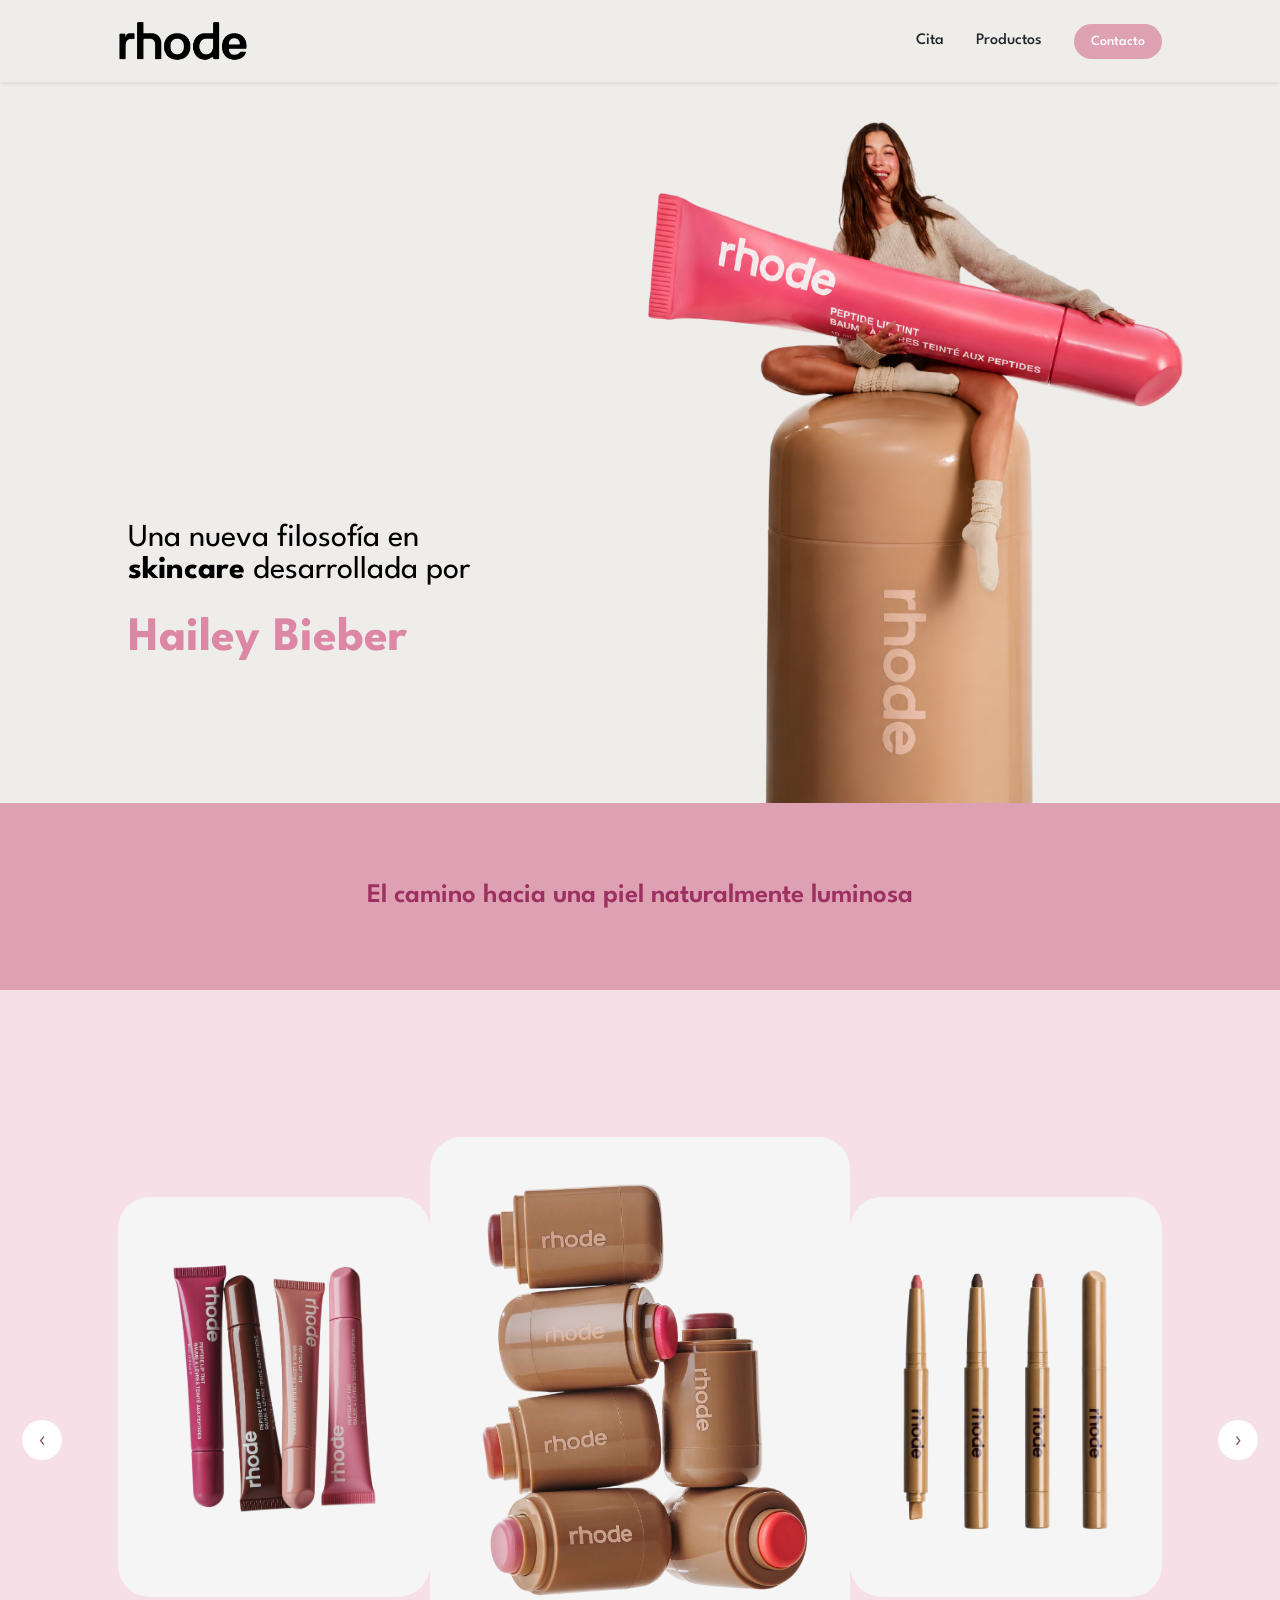
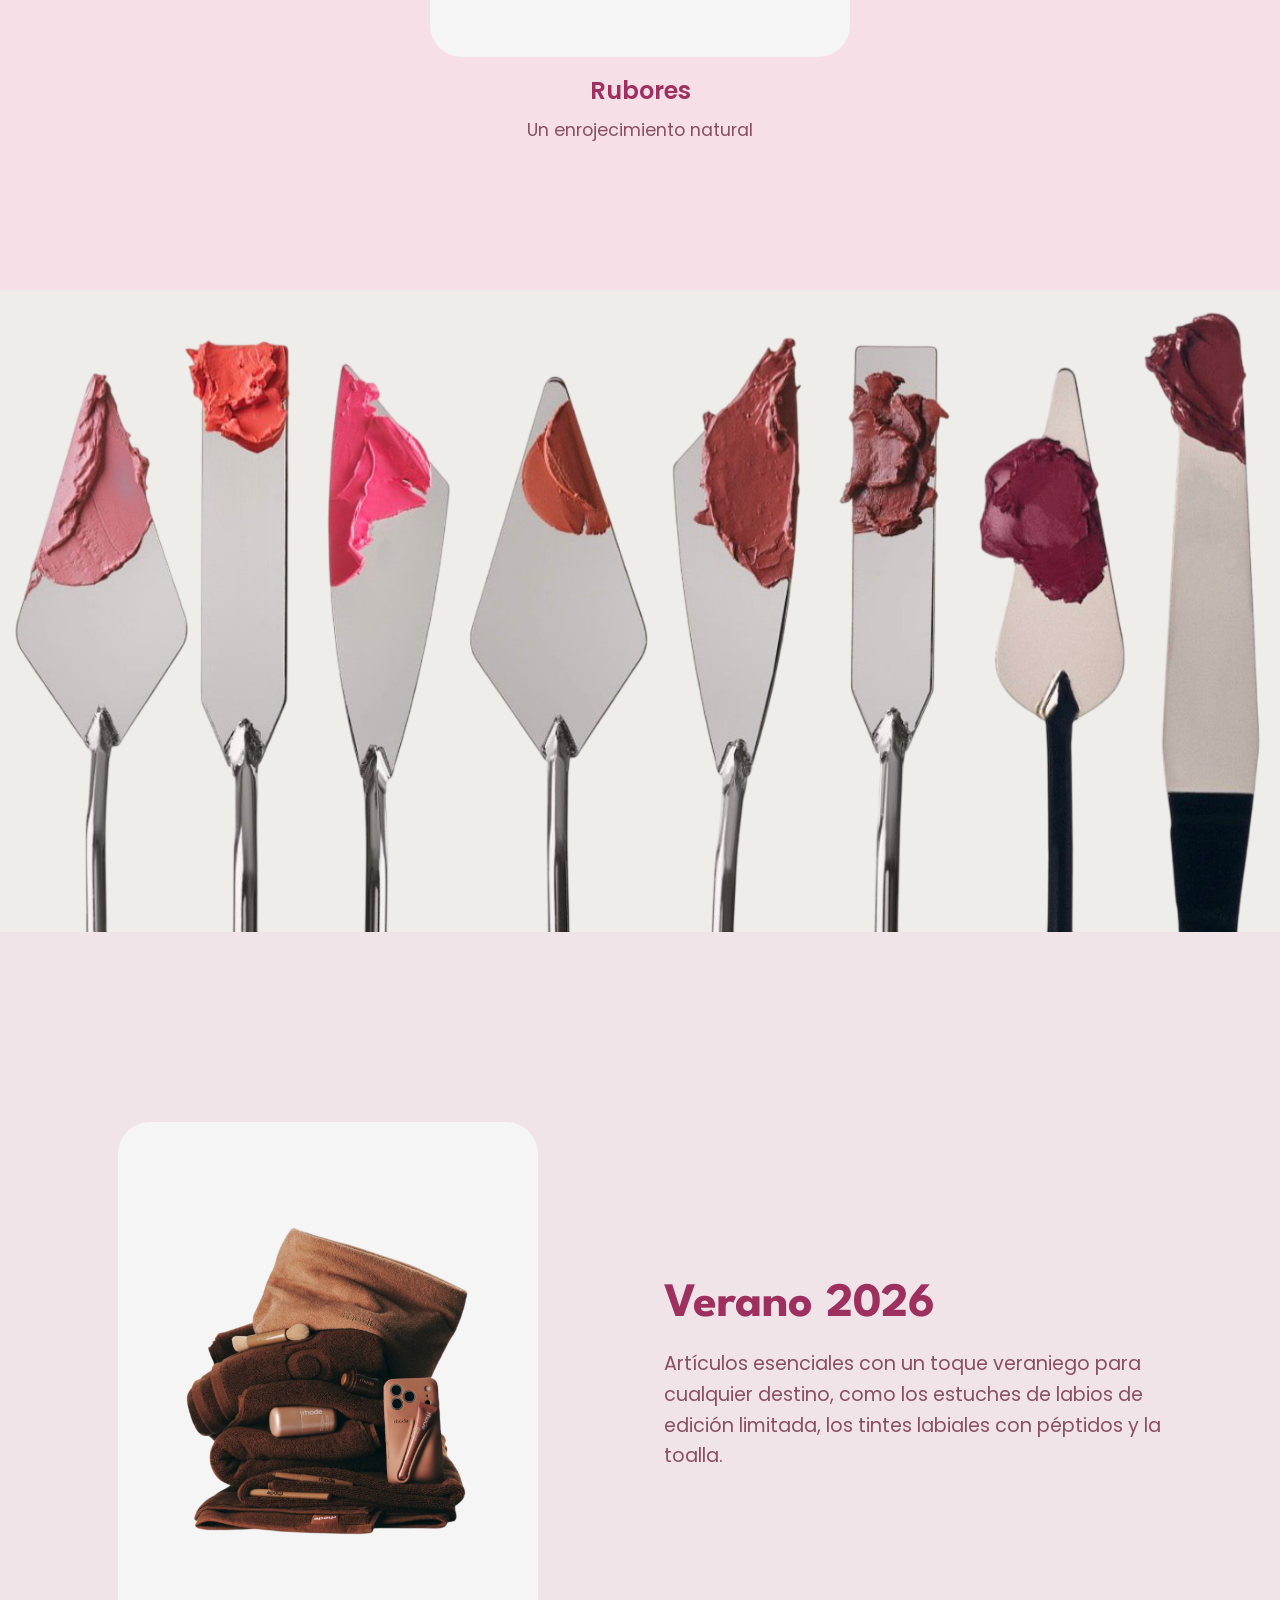
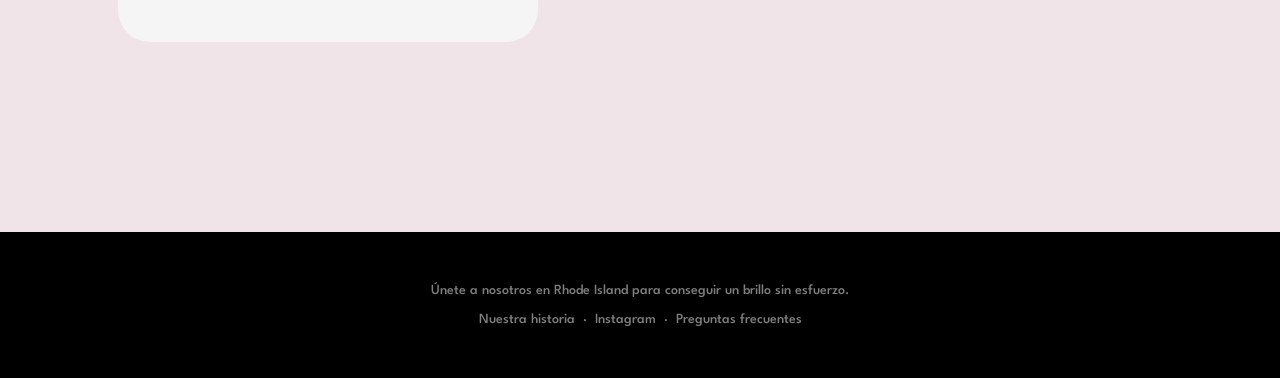
<file: index.html>
<!DOCTYPE html>
<html lang="es">

<!--Elemento <head> provee información general (metadatos) del documento, incluyendo título y enlaces a las hojas de estilos.-->
    <head>
        <meta charset="utf-8" />
        <meta name="viewport" content="width=device-width, initial-scale=1, shrink-to-fit=no" />
        <title>Nivel 2 Belluccia</title>
        <link rel="icon" type="image/png" href="assets/img/favicon.png" sizes="32x32" />

        <!-- Íconos de Bootstrap-->
        <link href="https://cdn.jsdelivr.net/npm/bootstrap-icons@1.5.0/font/bootstrap-icons.css" rel="stylesheet" />

        <!-- Tipografías de Google-->
        <link rel="preconnect" href="https://fonts.gstatic.com" />
        <link href="https://fonts.googleapis.com/css2?family=Montserrat:wght@600;700&amp;display=swap" rel="stylesheet" />
        <link href="https://fonts.googleapis.com/css2?family=League+Spartan:wght@400;700&amp;display=swap" rel="stylesheet" />
        <link href="https://fonts.googleapis.com/css2?family=Mulish:ital,wght@0,300;0,500;0,600;0,700;1,300;1,500;1,600;1,700&amp;display=swap" rel="stylesheet" />
        <link href="https://fonts.googleapis.com/css2?family=Poppins:wght@400&amp;display=swap" rel="stylesheet" />

        <!-- Estilos CSS (incluye Bootstrap)-->
        <link href="css/styles.css" rel="stylesheet" />
    </head>


    <!--El elemento <body> define el cuerpo del HTML, es decir, todo el contenido *visible* en una página web.-->
    <body id="page-top">

        <!-- Navegación (barra superior)-->
        <nav class="navbar navbar-expand-lg navbar-light fixed-top shadow-sm" id="mainNav">
            <div class="container px-5">
                <a class="navbar-brand fw-bold" href="https://www.rhodeskin.com/">
                    <img src="assets/img/rhode logo.png" alt="Rhode" width="130" height="40" />
                </a>
                <button class="navbar-toggler" type="button" data-bs-toggle="collapse" data-bs-target="#navbarResponsive" aria-controls="navbarResponsive" aria-expanded="false" aria-label="Toggle navigation">
                    Menu
                    <i class="bi-list"></i>
                </button>
                <div class="collapse navbar-collapse" id="navbarResponsive">
                    <ul class="navbar-nav ms-auto me-4 my-3 my-lg-0" style="gap: 1rem;">
                        <li class="nav-item"><a class="nav-link" href="#frase">Cita</a></li>
                        <li class="nav-item"><a class="nav-link" href="#productos">Productos</a></li>
                    </ul>
                    <a class="btn rounded-pill px-3 mb-2 mb-lg-0" style="background-color: #dea1b4; color: #ffffff;" href="https://www.rhodeskin.com/pages/contact-us">
                        <span class="d-flex align-items-center">
                            <span class="small">Contacto</span>
                        </span>
                    </a>
                </div>
            </div>
        </nav>


        <!-- Portada-->
        <header class="masthead">
            <div class="container px-5">
                <div class="row gx-5 align-items-center">
                    <div class="col-lg-6">

                        <!-- Texto de la portada-->
                        <div class="mb-5 mb-lg-0 text-center text-lg-start">
                            <h1>Una nueva filosofía en<br><strong>skincare</strong> desarrollada por</h1>
                            <p>Hailey Bieber</p>
                        </div>
                    </div>
                </div>
            </div>
        </header>


        <!-- Módulo corto con una cita-->
        <aside class="text-center bg-gradient-primary-to-secondary" id="frase">
            <div class="container px-5">
                <div class="row gx-5 justify-content-center">
                    <div class="col-xl-8">
                        <h2>El camino hacia una piel naturalmente luminosa</h2>
                    </div>
                </div>
            </div>
        </aside>


        <!-- Galeria de productos-->
        <section id="productos" class="product-gallery" aria-label="Galeria de productos">
            <div class="container px-5 d-flex align-items-center justify-content-between w-100">
                <button class="gallery-arrow gallery-arrow-left flex-shrink-0" type="button" aria-label="Anterior">&lsaquo;</button>
                <div class="gallery-track flex-grow-1">
                    <div class="gallery-card gallery-card-left">
                        <img src="assets/img/peptidos.png" alt="Péptidos" class="gallery-img">
                    </div>
                    <div class="gallery-card-wrapper">
                        <div class="gallery-card gallery-card-featured">
                            <img src="assets/img/rubores.png" alt="Rubores" class="gallery-img">
                        </div>
                        <p class="gallery-card-title">Rubores</p>
                        <p class="gallery-card-subtitle">Un enrojecimiento natural</p>
                    </div>
                    <div class="gallery-card gallery-card-right">
                        <img src="assets/img/lápiz de labio.png" alt="Lápiz de labio" class="gallery-img">
                    </div>
                </div>
                <button class="gallery-arrow gallery-arrow-right flex-shrink-0" type="button" aria-label="Siguiente">&rsaquo;</button>
            </div>
        </section>

        <!-- Muestra de colores -->
        <section class="color-showcase">
            <img src="assets/img/muestras.png" alt="Muestras" class="color-img">
        </section>

        <!-- Última sección -->
        <section id="features" class="empty-feature-section">
            <div class="container px-5">
                <div class="row gx-5 align-items-center">
                    <div class="col-lg-6 text-center text-lg-start">
                        <div class="empty-rectangle">
                            <img src="assets/img/verano.png" alt="Verano" class="gallery-img">
                        </div>
                    </div>
                    <div class="col-lg-6 mt-5 mt-lg-0 text-center text-lg-start">
                        <h2 class="last-section-title">Verano 2026</h2>
                        <p class="last-section-subtitle">Artículos esenciales con un toque veraniego para cualquier destino, como los estuches de labios de edición limitada, los tintes labiales con péptidos y la toalla.</p>
                    </div>
                </div>
            </div>
        </section>


        <!-- Pie de página (footer)-->
        <footer class="bg-black text-center py-5">
            <div class="container px-5">
                <div class="text-white-50 small">
                    <div class="mb-2">Únete a nosotros en Rhode Island para conseguir un brillo sin esfuerzo.</div>
                    <a href="https://www.rhodeskin.com/pages/about-us">Nuestra historia</a>
                    <span class="mx-1">&middot;</span>
                    <a href="https://www.instagram.com/rhode/">Instagram</a>
                    <span class="mx-1">&middot;</span>
                    <a href="https://www.rhodeskin.com/pages/faq">Preguntas frecuentes</a>
                </div>
            </div>
        </footer>


        <!-- JavaScript de Bootstrap-->
        <script src="https://cdn.jsdelivr.net/npm/bootstrap@5.2.3/dist/js/bootstrap.bundle.min.js"></script>

        
        <!-- JavaScript del sitio-->
        <script src="js/scripts.js"></script>
    </body>
</html>
</file>
